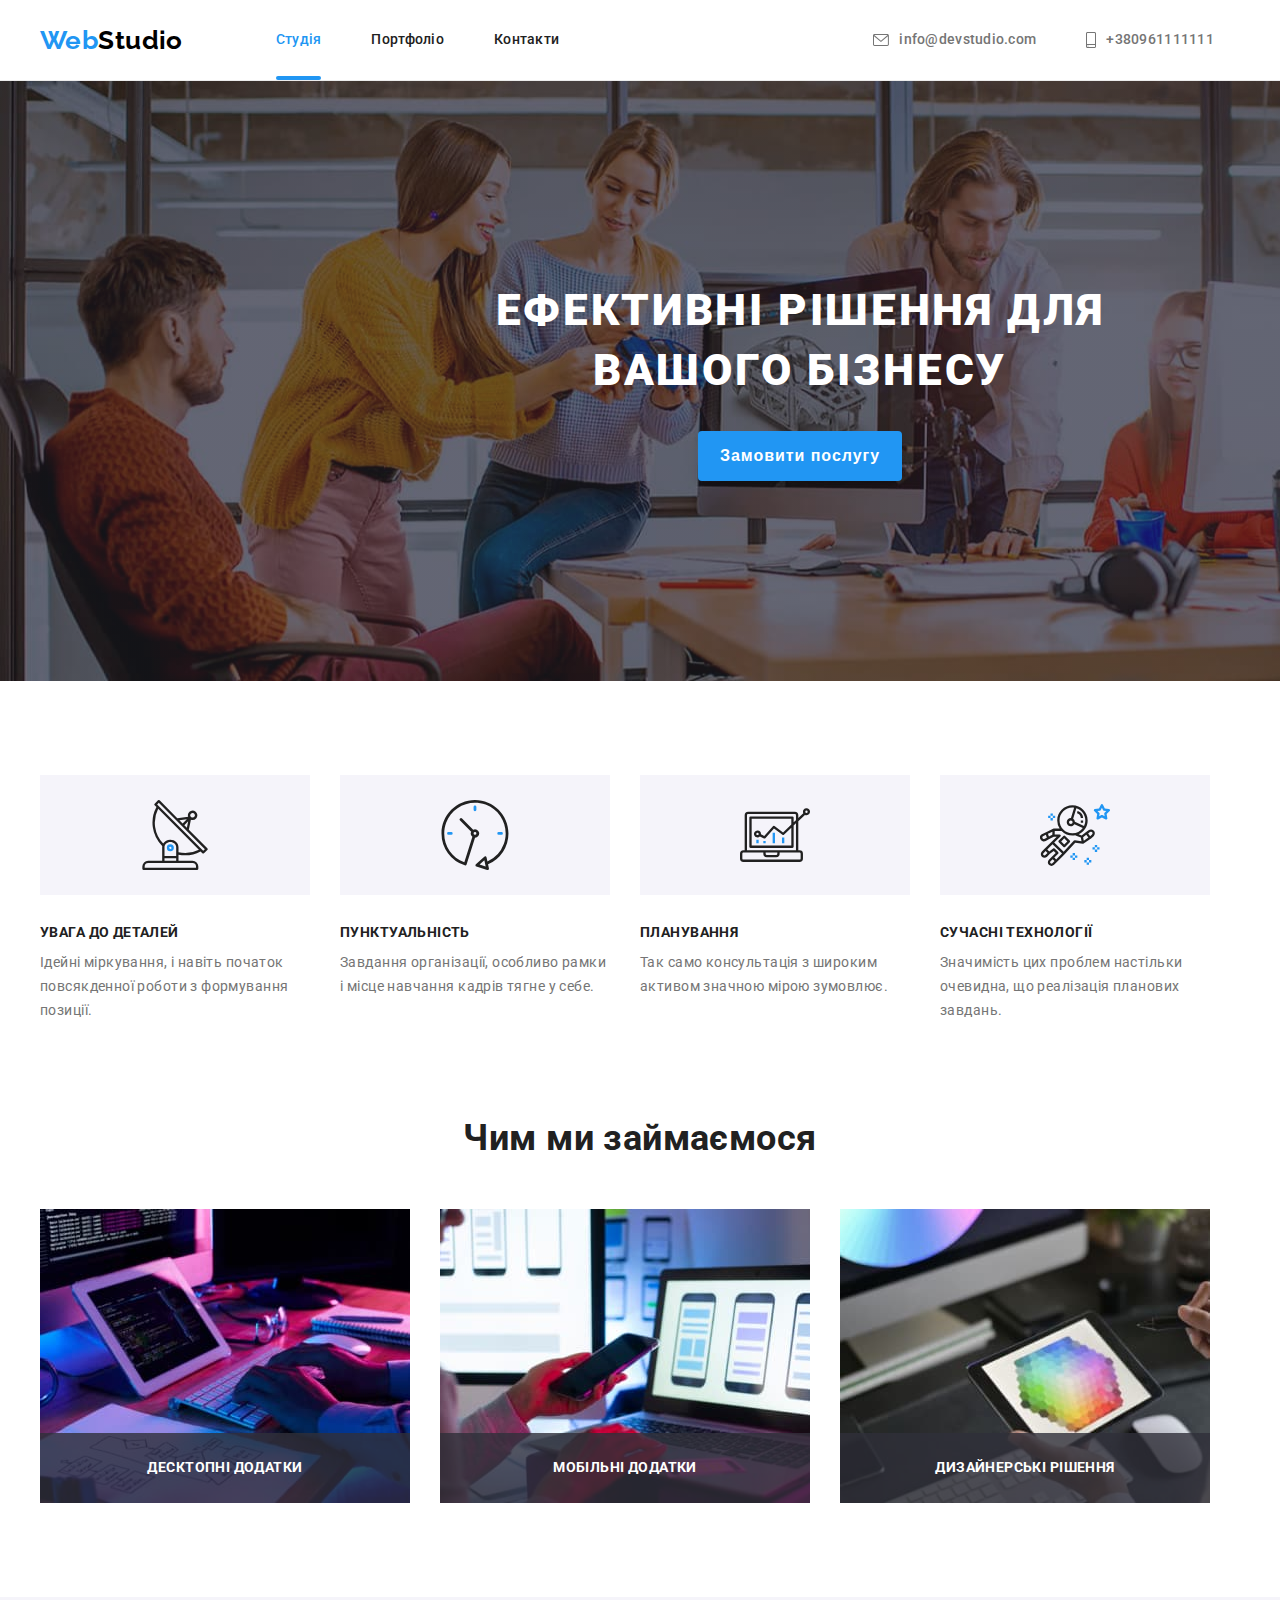
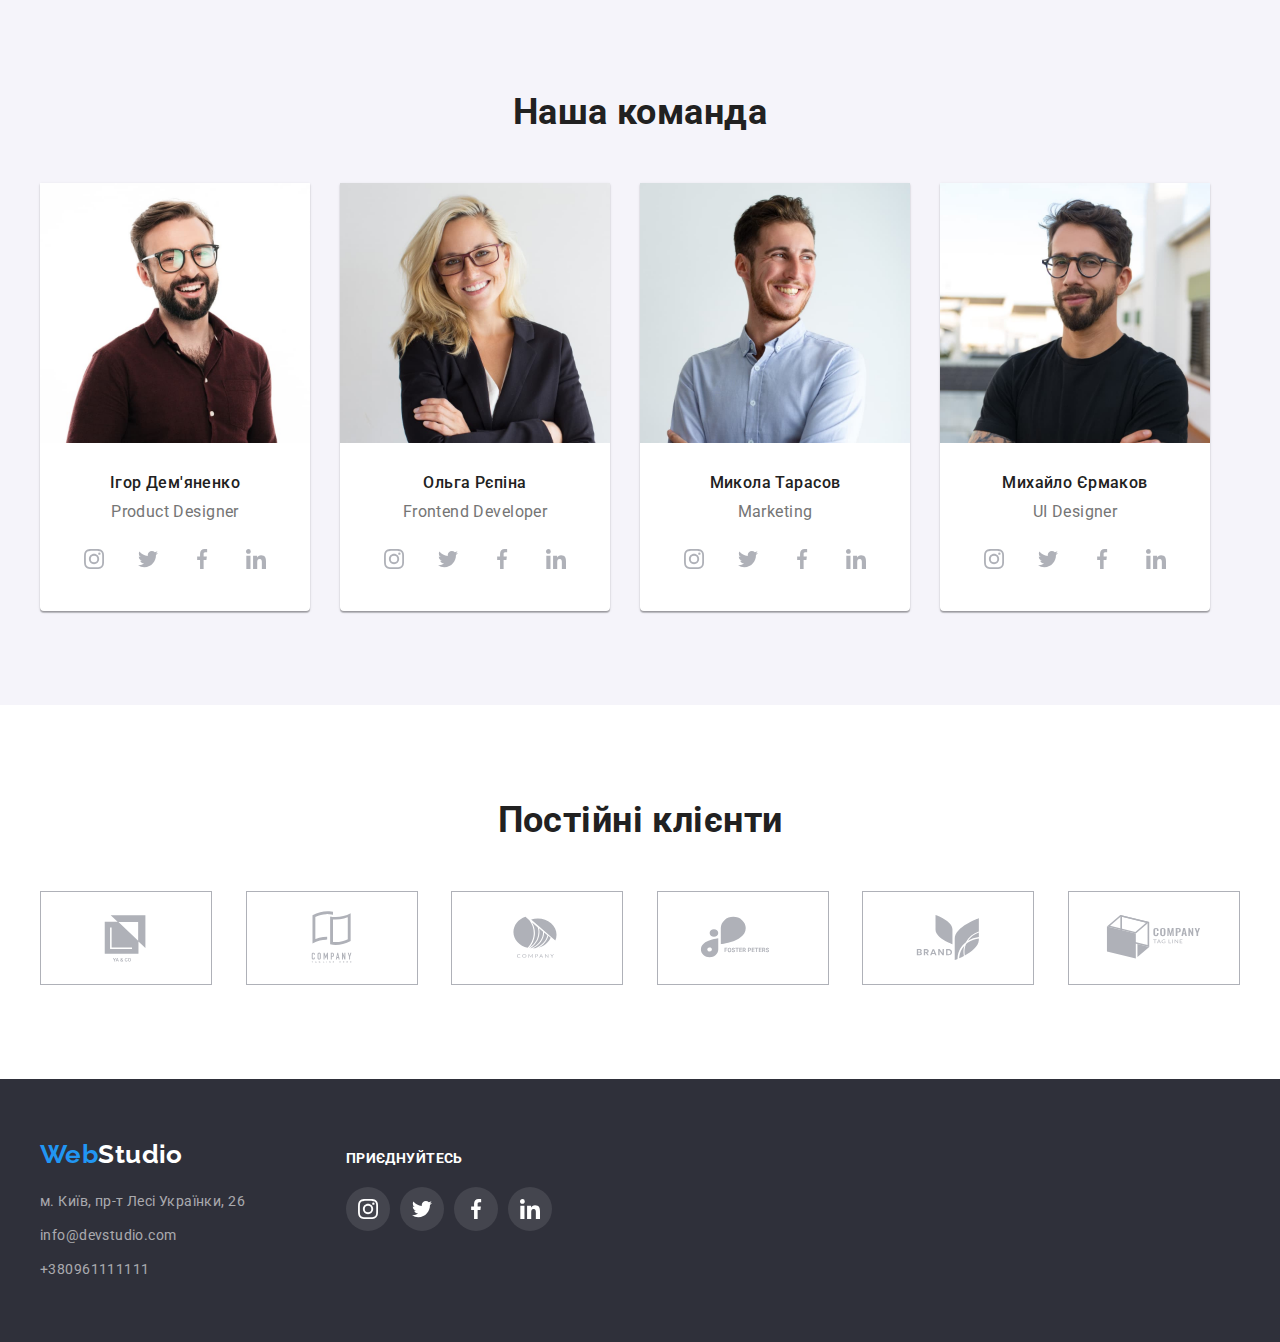
<file: index.html>
<!DOCTYPE html>
<html lang="en">
  <head>
    <meta charset="UTF-8" />
    <meta http-equiv="X-UA-Compatible" content="IE=edge" />
    <meta name="viewport" content="width=device-width, initial-scale=1.0" />

    <link rel="preconnect" href="https://fonts.googleapis.com" />
    <link rel="preconnect" href="https://fonts.gstatic.com" crossorigin />
    <link
      href="https://fonts.googleapis.com/css2?family=Raleway:wght@700&family=Roboto:wght@300;400;500;700;900&display=swap"
      rel="stylesheet" />
      <link rel="stylesheet" href="https://cdnjs.cloudflare.com/ajax/libs/modern-normalize/1.1.0/modern-normalize.min.css" integrity="sha512-wpPYUAdjBVSE4KJnH1VR1HeZfpl1ub8YT/NKx4PuQ5NmX2tKuGu6U/JRp5y+Y8XG2tV+wKQpNHVUX03MfMFn9Q==" crossorigin="anonymous" referrerpolicy="no-referrer" />
    <link rel="stylesheet" href="css/style.css" />

    <title>WebStudio</title>
  </head>
  <body>
    <header class="header">
      <div class="container page-header">
        <nav class="nav-header">
          <a href="./index.html" class="logo"
            >Web<span class="logo_part">Studio</span></a
          >
          <ul class="site-nav">
            <li>
              <a href="#" class="nav-li active">Студія</a>
            </li>
            <li>
              <a href="./portfolio.html" class="nav-li">Портфоліо</a>
            </li>
            <li>
              <a href="#contacts" class="nav-li">Контакти</a>
            </li>
          </ul>
        </nav>
        <ul class="auth-nav">
          <li class="auth-nav-group">
            <a href="mailto:info@devstudio.com" class="auth-nav-item">
              <svg class="auth-nav-icon" width="16" height="12">
                <use href="./images/sprite.svg#icon-envelope"></use>
              </svg>

              info@devstudio.com
            </a>
          </li>
          <li class="auth-nav-group">
            <a href="tel:+380961111111" class="auth-nav-item">
              <svg class="auth-nav-icon" width="10" height="16">
                <use href="./images/sprite.svg#icon-smartphone"></use>
              </svg>
              +380961111111</a
            >
          </li>
        </ul>
      </div>
    </header>
    <main class="main">
      <section class="main-info">
        <div class="container">
          <h1 class="main-info-title">
            Ефективні рішення для <br />вашого бізнесу
          </h1>
          <button type="button" class="btn-primary" data-modal-open>Замовити послугу</button>
        </div>
      </section>
      <section class="section-card features">
        <div class="container">
          <ul class="main-features">
            <li>
              <div class="main-features-icon">
                <svg width="70" height="70">
                  <use href="./images/sprite.svg#icon-antenna"></use>
                </svg>
              </div>

              <h3>Увага до деталей</h3>
              <p class="features-par">
                Ідейні міркування, і навіть початок повсякденної роботи з
                формування позиції.
              </p>
            </li>
            <li>
              <div class="main-features-icon">
                <svg width="70" height="70">
                  <use href="./images/sprite.svg#icon-clock"></use>
                </svg>
              </div>

              <h3>Пунктуальність</h3>
              <p class="features-par">
                Завдання організації, особливо рамки і місце навчання кадрів
                тягне у себе.
              </p>
            </li>
            <li>
              <div class="main-features-icon">
                <svg width="70" height="70">
                  <use href="./images/sprite.svg#icon-diagram"></use>
                </svg>
              </div>

              <h3>Планування</h3>
              <p class="features-par">
                Так само консультація з широким активом значною мірою зумовлює.
              </p>
            </li>
            <li>
              <div class="main-features-icon">
                <svg width="70" height="70">
                  <use href="./images/sprite.svg#icon-astronaut"></use>
                </svg>
              </div>

              <h3>Сучасні технології</h3>
              <p class="features-par">
                Значимість цих проблем настільки очевидна, що реалізація
                планових завдань.
              </p>
            </li>
          </ul>
        </div>
      </section>

      <section class="section-card ">
        <div class="container">
          <h2>Чим ми займаємося</h2>
          <ul class="images-boxes-row">
            <li>
              <img src="./images/box1.jpg" alt="Зображення1" width="370" />
              <p class="ourWorkDeskr">Десктопні додатки </p>

            </li>
            <li>
              <img src="./images/box2.jpg" alt="Зображення2" width="370" />
            <p class="ourWorkDeskr">Мобільні додатки</p>
            </li>
            <li>
              <img src="./images/box3.jpg" alt="Зображення3" width="370" />
              <p class="ourWorkDeskr">Дизайнерські рішення</p>

            </li>
          </ul>
        </div>
      </section>
      <section class="section-card team">
        <div class="container">
          <h2>Наша команда</h2>
          <ul class="team-card-row">
            <li class="card">
              <img
                src="./images/person1.jpg"
                alt="ProductDesigner"
                width="270" />
                <div class="about-member">
              <h3 class="name-member">Ігор Дем'яненко</h3>
              <p class="prof">Product Designer</p>
              <ul class="links-list">
                <li>
                  <a href="#" class="social-list-item">
                    <svg class="social-list-icon" width="20" height="20">
                      <use href="./images/sprite.svg#icon-instagram"></use>
                    </svg>
                  </a>
                </li>
                <li>
                  <a href="#" class="social-list-item"
                    ><svg class="social-list-icon" width="20" height="20">
                      <use href="./images/sprite.svg#icon-twitter"></use>
                    </svg>
                  </a>
                </li>
                <li>
                  <a href="#" class="social-list-item"
                    ><svg
                      class="social-list-icon"
                      width="20"
                      height="20"
                      color="green">
                      <use
                        href="./images/sprite.svg#icon-facebook"
                        width="20"
                        height="20"></use>
                    </svg>
                  </a>
                </li>
                <li>
                  <a href="/" class="social-list-item"
                    ><svg class="social-list-icon" width="20" height="20">
                      <use href="./images/sprite.svg#icon-linkedin"></use>
                    </svg>
                  </a>
                </li>
              </ul>
    </div>
            </li>
            <li class="card">
              <img
                src="./images/person2.jpg"
                alt="Frontend Developer"
                width="270" />
                <div class="about-member">
              <h3 class="name-member">Ольга Рєпіна</h3>
              <p class="prof">Frontend Developer</p>
              <ul class="links-list">
                <li>
                  <a href="#" class="social-list-item">
                    <svg class="social-list-icon" width="20" height="20">
                      <use href="./images/sprite.svg#icon-instagram"></use>
                    </svg>
                  </a>
                </li>
                <li>
                  <a href="#" class="social-list-item"
                    ><svg class="social-list-icon" width="20" height="20">
                      <use href="./images/sprite.svg#icon-twitter"></use>
                    </svg>
                  </a>
                </li>
                <li>
                  <a href="#" class="social-list-item"
                    ><svg
                      class="social-list-icon"
                      width="20"
                      height="20"
                      color="green">
                      <use
                        href="./images/sprite.svg#icon-facebook"
                        width="20"
                        height="20"></use>
                    </svg>
                  </a>
                </li>
                <li>
                  <a href="/" class="social-list-item"
                    ><svg class="social-list-icon" width="20" height="20">
                      <use href="./images/sprite.svg#icon-linkedin"></use>
                    </svg>
                  </a>
                </li>
              </ul>
</div>
            </li>
            <li class="card">
              <img src="./images/person3.jpg" alt="Marketing" width="270" />
              <div class="about-member">
              <h3 class="name-member">Микола Тарасов</h3>
              <p class="prof">Marketing</p>
              <ul class="links-list">
                <li>
                  <a href="#" class="social-list-item">
                    <svg class="social-list-icon" width="20" height="20">
                      <use href="./images/sprite.svg#icon-instagram"></use>
                    </svg>
                  </a>
                </li>
                <li>
                  <a href="#" class="social-list-item"
                    ><svg class="social-list-icon" width="20" height="20">
                      <use href="./images/sprite.svg#icon-twitter"></use>
                    </svg>
                  </a>
                </li>
                <li>
                  <a href="#" class="social-list-item"
                    ><svg
                      class="social-list-icon"
                      width="20"
                      height="20"
                      color="green">
                      <use
                        href="./images/sprite.svg#icon-facebook"
                        width="20"
                        height="20"></use>
                    </svg>
                  </a>
                </li>
                <li>
                  <a href="/" class="social-list-item"
                    ><svg class="social-list-icon" width="20" height="20">
                      <use href="./images/sprite.svg#icon-linkedin"></use>
                    </svg>
                  </a>
                </li>
              </ul>
    </div>

            </li>
            <li class="card">
              <img src="./images/person4.jpg" alt="UIDesigner" width="270" />
              <div class="about-member">
              <h3 class="name-member">Михайло Єрмаков</h3>
              <p class="prof">UI Designer</p>
              <ul class="links-list">
                <li>
                  <a href="#" class="social-list-item">
                    <svg class="social-list-icon" width="20" height="20">
                      <use href="./images/sprite.svg#icon-instagram"></use>
                    </svg>
                  </a>
                </li>
                <li>
                  <a href="#" class="social-list-item"
                    ><svg class="social-list-icon" width="20" height="20">
                      <use href="./images/sprite.svg#icon-twitter"></use>
                    </svg>
                  </a>
                </li>
                <li>
                  <a href="#" class="social-list-item"
                    ><svg
                      class="social-list-icon"
                      width="20"
                      height="20"
                      color="green">
                      <use
                        href="./images/sprite.svg#icon-facebook"
                        width="20"
                        height="20"></use>
                    </svg>
                  </a>
                </li>
                <li>
                  <a href="/" class="social-list-item"
                    ><svg class="social-list-icon" width="20" height="20">
                      <use href="./images/sprite.svg#icon-linkedin"></use>
                    </svg>
                  </a>
                </li>
              </ul>
            </div>
            </li>
          </ul>
        </div>
      </section>
      <section class="section-card">
        <div class="container">
          <h2>Постійні клієнти</h2>
          <ul class="klient-list-icon-row">
          <li>
            <a href="#"  class="klient-list-icon-link"><svg class="klient-list-icon" width="106" height="60">
              <use href="./images/sprite.svg#icon-logo1"></use>
            </svg></a>
            
          </li>
          <li>
            <a href="#"  class="klient-list-icon-link">
            <svg class="klient-list-icon" width="106" height="60">
              <use href="./images/sprite.svg#icon-logo2">
            </svg></a>
          </li>
          <li>
            <a href="#"  class="klient-list-icon-link">
            <svg class="klient-list-icon" width="106" height="60">
              <use href="./images/sprite.svg#icon-logo3"></use>
            </svg></a>
          </li>
          <li>
            <a href="#"  class="klient-list-icon-link">
            <svg class="klient-list-icon" width="106" height="60">
              <use href="./images/sprite.svg#icon-logo4"></use>
            </svg></a>
          </li>
          <li>
            <a href="#"  class="klient-list-icon-link">
            <svg class="klient-list-icon" width="106" height="60">
              <use href="./images/sprite.svg#icon-logo5"></use>
            </svg></a>
          </li>
          <li>
            <a href="#" class="klient-list-icon-link">
            <svg class="klient-list-icon" width="106" height="60">
              <use href="./images/sprite.svg#icon-logo6"></use>
            </svg></a>
          </li>
        </ul>
        </div>
      </section>
    </main>
    <footer class="footer">
      <div class="container footer-position">
        <div class="our-contacts">
        <a href="./index.html" class="logo"
          >Web<span class="logo_part_footer">Studio</span></a
        >
        <address class="address" id="contacts">
          <ul class="address-li-block">

            <li class="address-li">
              <a
                href="https://www.google.com/maps/place/"
                target="_blank"
                rel="noopener noreferrer"
                class="footer-nav-li"
                >м. Київ, пр-т Лесі Українки, 26</a
              >
            </li>
            <li class="address-li-mail">
              <a href="mailto:info@devstudio.com" class="footer-nav-li"
                >info@devstudio.com</a
              >
            </li>
            <li class="address-li-tel">
              <a href="tel:+380961111111" class="footer-nav-li"
                >+380961111111</a
              >
            </li>
          </ul>
        </address>
      </div>
        <div class="our-links">
          <p>приєднуйтесь</p>
          <ul class="links-list">
            <li>
              <a href="#" class="social-list-item">
                <svg class="social-list-icon-footer" width="20" height="20">
                  <use href="./images/sprite.svg#icon-instagram"></use>
                </svg>
              </a>
            </li>
            <li>
              <a href="#" class="social-list-item"
                ><svg class="social-list-icon-footer" width="20" height="20">
                  <use href="./images/sprite.svg#icon-twitter"></use>
                </svg>
              </a>
            </li>
            <li>
              <a href="#" class="social-list-item"
                ><svg
                  class="social-list-icon-footer"
                  width="20"
                  height="20"
                  color="green">
                  <use
                    href="./images/sprite.svg#icon-facebook"
                    width="20"
                    height="20"></use>
                </svg>
              </a>
            </li>
            <li>
              <a href="/" class="social-list-item"
                ><svg class="social-list-icon-footer" width="20" height="20">
                  <use href="./images/sprite.svg#icon-linkedin"></use>
                </svg>
              </a>
            </li>
          </ul>



        </div>
      </div>
    </footer>
    <div class="backdrop is-hidden" data-modal>
      <div class="modal">
<button type="button" class="modal-close-btn" data-modal-close><svg class="modal-icon-close" width="18" height="18">
  <use href="./images/sprite.svg#icon-close"></use>
</svg>

</button>
      </div> 
    </div>
    <script src="./js/modal.js"></script>
  </body>
</html>
</file>
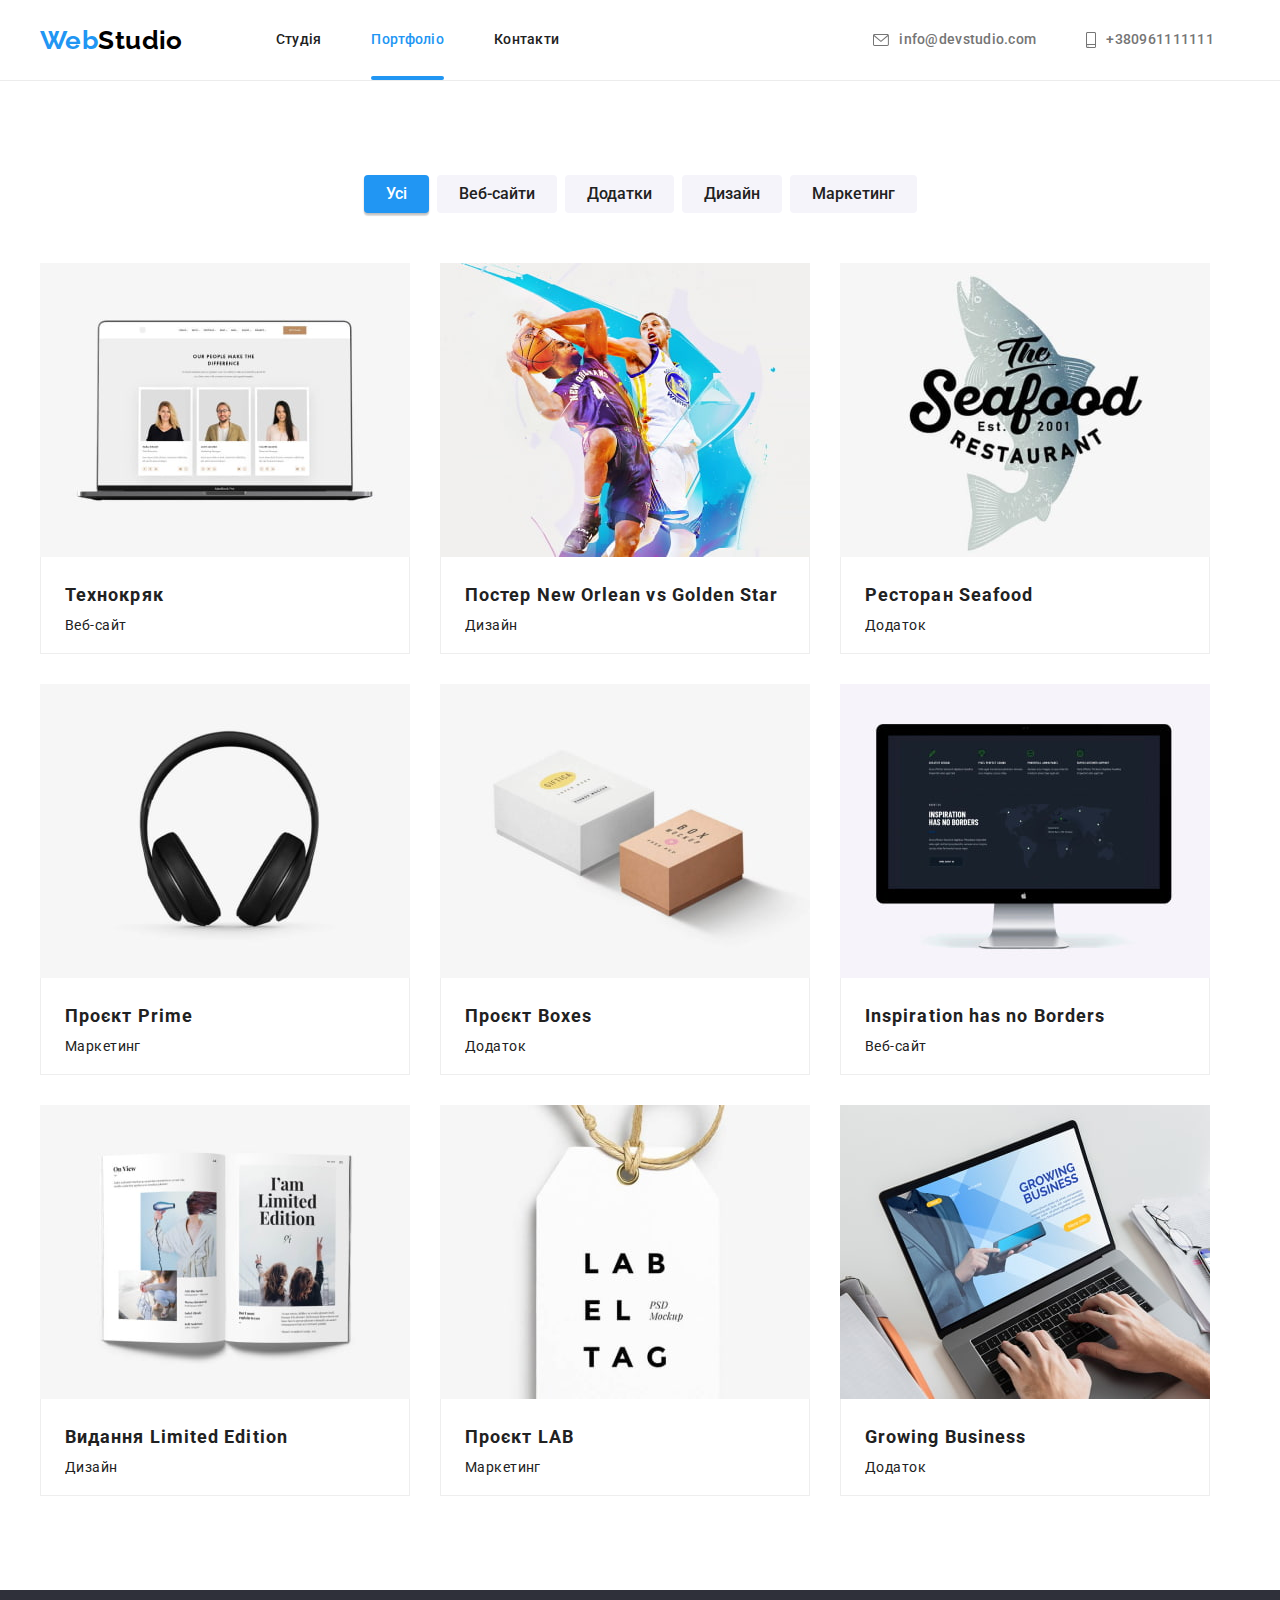
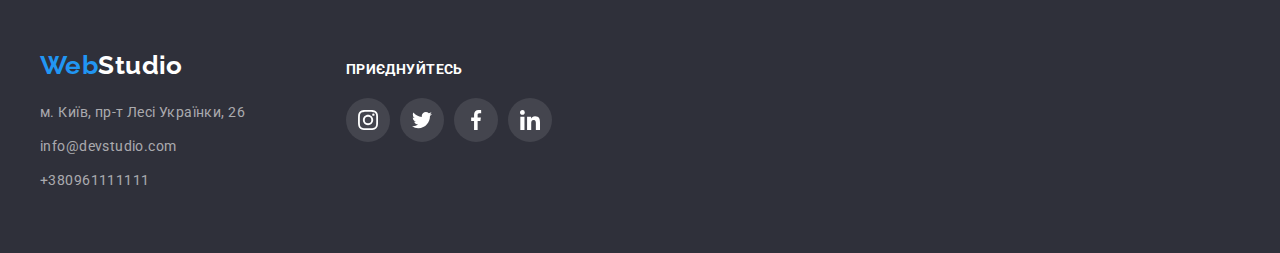
<file: portfolio.html>
<!DOCTYPE html>
<html lang="en">
  <head>
    <meta charset="UTF-8" />
    <meta http-equiv="X-UA-Compatible" content="IE=edge" />
    <meta name="viewport" content="width=device-width, initial-scale=1.0" />
    <link rel="preconnect" href="https://fonts.googleapis.com" />
    <link rel="preconnect" href="https://fonts.gstatic.com" crossorigin />
    <link
      href="https://fonts.googleapis.com/css2?family=Raleway:wght@700&family=Roboto:wght@300;400;500;700;900&display=swap"
      rel="stylesheet" />
    <link
      rel="stylesheet"
      href="https://cdnjs.cloudflare.com/ajax/libs/modern-normalize/1.1.0/modern-normalize.min.css"
      integrity="sha512-wpPYUAdjBVSE4KJnH1VR1HeZfpl1ub8YT/NKx4PuQ5NmX2tKuGu6U/JRp5y+Y8XG2tV+wKQpNHVUX03MfMFn9Q=="
      crossorigin="anonymous"
      referrerpolicy="no-referrer" />
    <link rel="stylesheet" href="css/style.css" />
    <title>Portfolio</title>
  </head>
  <body>
    <header class="header">
      <div class="container page-header">
        <nav class="nav-header">
          <a href="./index.html" class="logo"
            >Web<span class="logo_part">Studio</span></a
          >
          <ul class="site-nav">
            <li>
              <a href="./index.html" class="nav-li">Студія</a>
            </li>
            <li>
              <a href="./portfolio.html" class="nav-li active">Портфоліо</a>
            </li>
            <li>
              <a href="#contacts" class="nav-li">Контакти</a>
            </li>
          </ul>
        </nav>
        <ul class="auth-nav">
          <li class="auth-nav-group">
            <a href="mailto:info@devstudio.com" class="auth-nav-item">
              <svg class="auth-nav-icon" width="16" height="12">
                <use href="./images/sprite.svg#icon-envelope"></use>
              </svg>

              info@devstudio.com
            </a>
          </li>
          <li class="auth-nav-group">
            <a href="tel:+380961111111" class="auth-nav-item">
              <svg class="auth-nav-icon" width="10" height="16">
                <use href="./images/sprite.svg#icon-smartphone"></use>
              </svg>
              +380961111111</a
            >
          </li>
        </ul>
      </div>
    </header>
    <main>
      <section class="main_portfolio">
        <div class="container main_portfolio-position">
          <ul class="button-ul button-section">
            <li>
              <button type="button" class="button-list btn_active">Усі</button>
            </li>
            <li>
              <button type="button" class="button-list">Веб-сайти</button>
            </li>
            <li>
              <button type="button" class="button-list">Додатки</button>
            </li>
            <li>
              <button type="button" class="button-list">Дизайн</button>
            </li>
            <li>
              <button type="button" class="button-list">Маркетинг</button>
            </li>
          </ul>

          <ul class="card_table portfolio_section">
            <li class="portfolio_card">
              <div class="portfolio_card-img">
                <img src="./images/img1.jpg" width="370" alt="card1" />
                <p class="description">
                  Ресурс пропонує комплексні пропозиції з різним рівнем
                  функціоналу та сервісів. Все це дозволить відвідувачу отримати
                  вичерпні відомості про компанію чи приватну особу.
                </p>
              </div>
              <div class="about-portfolio-card">
                <h2>Технокряк</h2>
                <p>Веб-сайт</p>
              </div>
            </li>
            <li class="portfolio_card">
              <div class="portfolio_card-img">
                <img src="./images/img2.jpg" width="370" alt="card2" />
                <p class="description">
                  Ресурс пропонує комплексні пропозиції з різним рівнем
                  функціоналу та сервісів. Все це дозволить відвідувачу отримати
                  вичерпні відомості про компанію чи приватну особу.
                </p>
              </div>
              <div class="about-portfolio-card">
                <h2>Постер New Orlean vs Golden Star</h2>
                <p>Дизайн</p>
              </div>
            </li>
            <li class="portfolio_card">
              <div class="portfolio_card-img">
                <img src="./images/img3.jpg" width="370" alt="card3" />
                <p class="description">
                  Ресурс пропонує комплексні пропозиції з різним рівнем
                  функціоналу та сервісів. Все це дозволить відвідувачу отримати
                  вичерпні відомості про компанію чи приватну особу.
                </p>
              </div>
              <div class="about-portfolio-card">
                <h2>Ресторан Seafood</h2>
                <p>Додаток</p>
              </div>
            </li>
            <li class="portfolio_card">
              <div class="portfolio_card-img">
                <img src="./images/img4.jpg" width="370" alt="card4" />
                <p class="description">
                  Ресурс пропонує комплексні пропозиції з різним рівнем
                  функціоналу та сервісів. Все це дозволить відвідувачу отримати
                  вичерпні відомості про компанію чи приватну особу.
                </p>
              </div>
              <div class="about-portfolio-card">
                <h2>Проєкт Prime</h2>
                <p>Маркетинг</p>
              </div>
            </li>
            <li class="portfolio_card">
              <div class="portfolio_card-img">
                <img src="./images/img5.jpg" width="370" alt="card5" />
                <p class="description">
                  Ресурс пропонує комплексні пропозиції з різним рівнем
                  функціоналу та сервісів. Все це дозволить відвідувачу отримати
                  вичерпні відомості про компанію чи приватну особу.
                </p>
              </div>
              <div class="about-portfolio-card">
                <h2>Проєкт Boxes</h2>
                <p>Додаток</p>
              </div>
            </li>
            <li class="portfolio_card">
              <div class="portfolio_card-img">
                <img src="./images/img6.jpg" width="370" alt="card6" />
                <p class="description">
                  Ресурс пропонує комплексні пропозиції з різним рівнем
                  функціоналу та сервісів. Все це дозволить відвідувачу отримати
                  вичерпні відомості про компанію чи приватну особу.
                </p>
              </div>
              <div class="about-portfolio-card">
                <h2>Inspiration has no Borders</h2>
                <p>Веб-сайт</p>
              </div>
            </li>
            <li class="portfolio_card">
              <div class="portfolio_card-img">
                <img src="./images/img7.jpg" width="370" alt="card7" />
                <p class="description">
                  Ресурс пропонує комплексні пропозиції з різним рівнем
                  функціоналу та сервісів. Все це дозволить відвідувачу отримати
                  вичерпні відомості про компанію чи приватну особу.
                </p>
              </div>
              <div class="about-portfolio-card">
                <h2>Видання Limited Edition</h2>
                <p>Дизайн</p>
              </div>
            </li>
            <li class="portfolio_card">
              <div class="portfolio_card-img">
                <img src="./images/img8.jpg" width="370" alt="card8" />
                <p class="description">
                  Ресурс пропонує комплексні пропозиції з різним рівнем
                  функціоналу та сервісів. Все це дозволить відвідувачу отримати
                  вичерпні відомості про компанію чи приватну особу.
                </p>
              </div>
              <div class="about-portfolio-card">
                <h2>Проєкт LAB</h2>
                <p>Маркетинг</p>
              </div>
            </li>
            <li class="portfolio_card">
              <div class="portfolio_card-img">
                <img src="./images/img9.jpg" width="370" alt="card9" />
                <p class="description">
                  Ресурс пропонує комплексні пропозиції з різним рівнем
                  функціоналу та сервісів. Все це дозволить відвідувачу отримати
                  вичерпні відомості про компанію чи приватну особу.
                </p>
              </div>
              <div class="about-portfolio-card">
                <h2>Growing Business</h2>
                <p>Додаток</p>
              </div>
            </li>
          </ul>
        </div>
      </section>
    </main>

    <footer class="footer">
      <div class="container footer-position">
        <div class="our-contacts">
          <a href="./index.html" class="logo"
            >Web<span class="logo_part_footer">Studio</span></a
          >
          <address class="address" id="contacts">
            <ul class="address-li-block">
              <li class="address-li">
                <a
                  href="https://www.google.com/maps/place/"
                  target="_blank"
                  rel="noopener noreferrer"
                  class="footer-nav-li"
                  >м. Київ, пр-т Лесі Українки, 26</a
                >
              </li>
              <li class="address-li-mail">
                <a href="mailto:info@devstudio.com" class="footer-nav-li"
                  >info@devstudio.com</a
                >
              </li>
              <li class="address-li-tel">
                <a href="tel:+380961111111" class="footer-nav-li"
                  >+380961111111</a
                >
              </li>
            </ul>
          </address>
        </div>
        <div class="our-links">
          <p>приєднуйтесь</p>
          <ul class="links-list">
            <li>
              <a href="#" class="social-list-item">
                <svg class="social-list-icon-footer" width="20" height="20">
                  <use href="./images/sprite.svg#icon-instagram"></use>
                </svg>
              </a>
            </li>
            <li>
              <a href="#" class="social-list-item"
                ><svg class="social-list-icon-footer" width="20" height="20">
                  <use href="./images/sprite.svg#icon-twitter"></use>
                </svg>
              </a>
            </li>
            <li>
              <a href="#" class="social-list-item"
                ><svg
                  class="social-list-icon-footer"
                  width="20"
                  height="20"
                  color="green">
                  <use
                    href="./images/sprite.svg#icon-facebook"
                    width="20"
                    height="20"></use>
                </svg>
              </a>
            </li>
            <li>
              <a href="/" class="social-list-item"
                ><svg class="social-list-icon-footer" width="20" height="20">
                  <use href="./images/sprite.svg#icon-linkedin"></use>
                </svg>
              </a>
            </li>
          </ul>
        </div>
      </div>
    </footer>
    <skript src="./modal.js"></skript>
  </body>
</html>
</file>
<file: css/style.css>
:root {
  --background-h-f: #2f303a;
  --background-section: #f5f5f5;
  --background-team: #f5f4fa;
  --dark-grey-color: #212121;
  --light-grey-color: #757575;
  --white-color: #ffffff;
  --blue-color: #2196f3;
  --icons-color: #afb1b8;
}

h1,
h2,
h3,
p {
  margin-top: 0;
  margin-bottom: 0;
}
ul {
  margin-top: 0;
  margin-bottom: 0;
  padding-left: 0;
  list-style: none;
}
body {
  font-size: 14px;
  font-family: "Roboto", sans-serif;
  font-size: 14px;
  letter-spacing: 0.03em;
  font-weight: 400;
  color: var(--dark-grey-color);
  margin: 0 auto;
}

.container {
  width: 1200px;
  margin: 0 auto;
  padding: 0 15px;
}
.section-card {
  margin: 0 auto;
  padding: 94px 0;
  text-align: center;
}
h2 {
  font-weight: 700;
  font-size: 36px;
  line-height: 1.17;
  text-align: center;
  color: var(--dark-grey-color);
  margin-bottom: 50px;
}
img {
  display: block;
}

/* TODO header */

.header {
  background: var(--white-color);
  border-bottom: 1px solid #ececec;
}
.page-header {
  display: flex;
}

.nav-header {
  display: flex;
  align-items: center;
  margin-right: 314px;
}
.logo {
  font-family: "Raleway";
  font-style: bold;
  font-weight: 700;
  font-size: 26px;
  line-height: 1.19;
  color: var(--blue-color);
  text-decoration: none;
  margin-right: 93px;
}
.logo .logo_part {
  color: #000000;
}

.site-nav {
  display: flex;
  font-weight: 500;
  line-height: 1.14;
  letter-spacing: 0.02em;
  align-items: center;
  gap: 50px;
}
.nav-li {
  text-decoration: none;
  color: var(--dark-grey-color);
  padding: 32px 0;
  position: relative;
  transition: color 250ms cubic-bezier(0.4, 0, 0.2, 1) 0ms;
}
.nav-li::after {
  content: "";
  display: block;
  margin: 0 auto 0;
  width: 100%;
  height: 4px;
  border-radius: 2px;
  background-color: var(--blue-color);
  position: absolute;
  bottom: -1px;
  transform: scaleX(0);
  transition: transform 250ms cubic-bezier(0.4, 0, 0.2, 1);
}
.active::after {
  transform: scaleX(1);
}
.auth-nav {
  display: flex;
  align-items: center;
  color: var(--dark-grey-color);
}

.auth-nav li:last-child {
  margin-left: 50px;
}
.auth-nav-item {
  display: flex;
  gap: 10px;
  align-items: center;
  text-decoration: none;
  font-weight: 500;
  line-height: 1.14;
  letter-spacing: 0.02em;
  color: var(--light-grey-color);
  padding: 32px 0;
  transition: color 250ms cubic-bezier(0.4, 0, 0.2, 1) 0ms;
}
.active,
.nav-li:hover,
.nav-li:focus,
.auth-nav-item:hover,
.auth-nav-item:focus {
  color: var(--blue-color);
}

.auth-nav-icon {
  fill: var(--light-grey-color);
  transition: fill 250ms cubic-bezier(0.4, 0, 0.2, 1) 0ms;
}
.auth-nav-item:hover .auth-nav-icon,
.auth-nav-item:focus .auth-nav-icon {
  fill: var(--blue-color);
}

/* TODO main section */

.main-info {
  display: flex;
  text-align: center;
  background-image: linear-gradient(
      rgba(47, 48, 58, 0.4),
      rgba(47, 48, 58, 0.4)
    ),
    url(../images/Img.jpg);
  background-color: var(--background-h-f);

  color: var(--white-color);
  background-position: var(--blue-color);
  background-size: cover;

  margin: 0 auto;
  padding: 200px 0;
  width: 1600px;
}

.main-info-title {
  font-weight: 900;
  font-size: 44px;
  line-height: 1.36;
  letter-spacing: 0.06em;
  text-transform: uppercase;
  color: var(--white-color);
  max-width: 700px;
  margin: 0 auto 30px;
}

.btn-primary {
  padding: 10px 22px;
  background-color: var(--blue-color);
  box-shadow: 0px 4px 4px rgba(0, 0, 0, 0.15);
  border-radius: 4px;
  font-weight: 700;
  font-size: 16px;
  line-height: 1.88;
  letter-spacing: 0.06em;
  color: var(--white-color);
  border: var(--background-h-f);
  transition: background-color 250ms cubic-bezier(0.4, 0, 0.2, 1) 0ms;
}
.btn-primary:hover,
.btn-primary:focus {
  background: #188ce8;
  border: var(--background-h-f);
  box-shadow: 0px 4px 4px rgba(0, 0, 0, 0.15);
  border-radius: 4px;
  cursor: pointer;
}

/* TODO features */
.features {
  padding-bottom: 0;
}
.main-features {
  display: flex;
}
.main-features li {
  width: 270px;
}
h3 {
  font-weight: 700;
  font-size: 14px;
  line-height: 1.14;
  color: var(--dark-grey-color);
  margin-bottom: 10px;
  text-transform: uppercase;
  text-align: left;
}

.main-features li:first-child,
.main-features li:nth-child(2),
.main-features li:nth-child(3) {
  margin-right: 30px;
}
.main-features-icon {
  background-color: var(--background-team);
  display: flex;
  align-items: center;
  justify-content: center;

  margin-bottom: 30px;
  height: 120px;
}

.features-par {
  line-height: 1.71;
  color: var(--light-grey-color);

  text-align: left;
}

/* TODO images-row */

.images-boxes-row {
  display: flex;
  gap: 30px;
}
.images-boxes-row > li {
  position: relative;
}
.ourWorkDeskr {
  position: absolute;
  display: flex;
  justify-content: center;
  align-items: center;
  height: 70px;
  width: 100%;
  bottom: 0;
  left: 0;
  color: var(--white-color);
  font-weight: 700;
  font-size: 14px;
  line-height: 1.14;
  text-transform: uppercase;
  background-color: rgba(47, 48, 58, 0.8);
}

/* TODO team */

.team {
  text-align: center;
  padding: 94px 0;
  background: var(--background-team);
}
.card {
  width: 270px;
  box-shadow: 0px 1px 3px rgba(0, 0, 0, 0.12), 0px 1px 1px rgba(0, 0, 0, 0.14),
    0px 2px 1px rgba(0, 0, 0, 0.2);
  border-radius: 0px 0px 4px 4px;
  background-color: var(--white-color);
}
.team-card-row {
  margin: 0;
  display: flex;
  gap: 30px;
  list-style: none;
  margin-top: 50px;
}

.about-member {
  padding: 30px 32px;
}
.name-member {
  font-weight: 500;
  font-size: 16px;
  line-height: 1.19;
  text-align: center;
  color: var(--dark-grey-color);
  text-transform: none;
}
.prof {
  font-size: 16px;
  line-height: 1.19;
  text-align: center;
  color: var(--light-grey-color);
  margin-bottom: 16px;
}

.social-list {
  list-style: none;
  padding: 0;
  display: flex;
  justify-content: space-between;
  margin: 0 32px 30px;
}
.social-list-item {
  display: flex;
  justify-content: center;
  align-items: center;
  width: 44px;
  height: 44px;
  border-radius: 50%;
  background-color: var(--background-section);
  transition: background-color 250ms cubic-bezier(0.4, 0, 0.2, 1) 0ms;
}

.social-list-icon {
  fill: var(--icons-color);
  transition: fill 250ms cubic-bezier(0.4, 0, 0.2, 1) 0ms;
}
.social-list-item:hover,
.social-list-item:focus {
  background-color: var(--blue-color);
}
.social-list-item:hover .social-list-icon,
.social-list-item:focus .social-list-icon {
  fill: var(--white-color);
}
/* TODO klients */
.klient-list-icon-row {
  display: flex;
  justify-content: space-between;
}
.klient-list-icon-link {
  display: flex;
  justify-content: center;
  align-items: center;
  border: 1px solid var(--icons-color);
  width: 170px;
  height: 92px;
  transition: border 250ms cubic-bezier(0.4, 0, 0.2, 1) 0ms;
}

.klient-list-icon {
  fill: var(--icons-color);
  transition: fill 250ms cubic-bezier(0.4, 0, 0.2, 1) 0ms;
}
.klient-list-icon-link:hover,
.klient-list-icon-link:focus {
  border: 1px solid var(--blue-color);
}
.klient-list-icon-link:hover .klient-list-icon,
.klient-list-icon-link:focus .klient-list-icon {
  fill: var(--blue-color);
}

/* TODO footer */
.footer {
  background: var(--background-h-f);
  padding: 60px 0;
  align-items: baseline;
}
.footer-position {
  display: flex;
  align-items: baseline;
}
.logo .logo_part_footer {
  display: inline-block;
  color: var(--white-color);
}
.address {
  font-style: normal;
  margin-top: 20px;
}
.address-li-block {
  display: block;
  margin: 0;
  padding: 0;
  list-style: none;
}

.address-li-mail,
.address-li-tel {
  margin-top: 10px;
}
.footer-nav-li {
  line-height: 1.71;
  color: rgba(255, 255, 255, 0.6);
  text-decoration: none;
  transition: color 250ms cubic-bezier(0.4, 0, 0.2, 1) 0ms;
}

.footer-nav-li:hover,
.footer-nav-li:focus {
  color: var(--blue-color);
}
.our-links {
  margin-left: 70px;
}
.our-links p {
  font-size: 14px;
  line-height: 1.14;
  color: var(--white-color);
  text-transform: uppercase;
  margin-bottom: 20px;
}
.links-list {
  display: flex;
  justify-content: start;
  gap: 10px;
}
.social-list-item {
  background-color: rgba(255, 255, 255, 0.1);
}
.social-list-icon-footer {
  fill: var(--white-color);
}
/* !!!!!!!!!!!!!!!!!!!!!!!!!!!!!!!!!! PORTFOLIO PAGE  */
.main_portfolio {
  padding: 94px 0;
  background-color: var(--white-color);
}
.main_portfolio-position {
  display: flex;
  flex-direction: column;
}

.button-section {
  display: flex;
  margin-bottom: 50px;
}
.button-ul {
  display: flex;
  justify-content: center;
  gap: 8px;
}
.button-list {
  background-color: var(--background-team);
  list-style: none;
  border-radius: 4px;
  padding: 6px 22px;
  font-weight: 500;
  font-size: 16px;
  line-height: 1.62;
  text-align: center;
  color: var(--dark-grey-color);
  text-decoration: none;
  border: none;
  font-family: inherit;
  cursor: pointer;
  transition: color, background-color, box-shadow,
    250ms cubic-bezier(0.4, 0, 0.2, 1) 0ms;
}

.btn_active,
.button-list:hover,
.button-list:focus {
  background-color: var(--blue-color);
  box-shadow: 0px 3px 1px rgba(0, 0, 0, 0.1), 0px 1px 2px rgba(0, 0, 0, 0.08),
    0px 2px 2px rgba(0, 0, 0, 0.12);
  color: var(--white-color);
}

.card_table {
  display: flex;
  flex-wrap: wrap;
  gap: 30px;
  list-style: none;
}
.portfolio_card {
  background: var(--white-color);
  transition: box-shadow 250ms cubic-bezier(0.4, 0, 0.2, 1) 0ms;
}
.portfolio_card-img {
  position: relative;
  overflow: hidden;
}
.portfolio_card:hover {
  box-shadow: 0px 1px 3px rgba(0, 0, 0, 0.12), 0px 1px 1px rgba(0, 0, 0, 0.14),
    0px 2px 1px rgba(0, 0, 0, 0.2);
  border-radius: 0px 0px 4px 4px;
}

.about-portfolio-card {
  padding: 20px 24px;
  border-left: 1px solid #eeeeee;
  border-right: 1px solid #eeeeee;
  border-bottom: 1px solid #eeeeee;
}
.portfolio_card h2 {
  font-weight: 700;
  font-size: 18px;
  line-height: 2;
  color: var(--dark-grey-color);
  letter-spacing: 0.06em;
  margin-bottom: 4px;
  text-align: left;
}
.portfolio_card > p {
  font-size: 16px;
  line-height: 1.88;
  color: var(--light-grey-color);
}
.our-links > p {
  font-weight: 700;
}

.description {
  position: absolute;
  display: flex;
  align-items: center;
  padding-left: 24px;
  padding-right: 24px;
  color: var(--white-color);
  font-weight: 400;
  font-size: 18px;
  line-height: 1.56;
  letter-spacing: 0.03em;
  background-color: rgba(33, 150, 243, 0.9);
  width: 100%;
  height: 294px;
  top: 0;
  bottom: 0;
  transform: translateY(100%);
  transition: transform 250ms cubic-bezier(0.4, 0, 0.2, 1);
}
.portfolio_card:hover .description {
  transform: translateY(0);
  transition: transform 250ms cubic-bezier(0.4, 0, 0.2, 1);
}
/* ! backdrop */
.backdrop {
  position: fixed;
  top: 0;
  left: 0;
  width: 100%;
  height: 100%;
  background-color: rgba(0, 0, 0, 0.2);
  transition: opacity 500ms linear, visibility 500ms linear;
}
.backdrop.is-hidden {
  opacity: 0;
  visibility: hidden;
  pointer-events: none;
}
.modal {
  height: 528px;
  width: 581px;
  background-color: var(--white-color);
  position: absolute;
  top: 50%;
  left: 50%;
  transform: translate(-50%, -50%);
}
.modal-close-btn {
  position: fixed;
  right: 8px;
  top: 8px;
  background-color: var(--white-color);
  border: 1px solid rgba(0, 0, 0, 0.1);
  border-radius: 50%;
  display: flex;
  justify-content: center;
  align-items: center;
  width: 30px;
  height: 30px;
}
</file>
